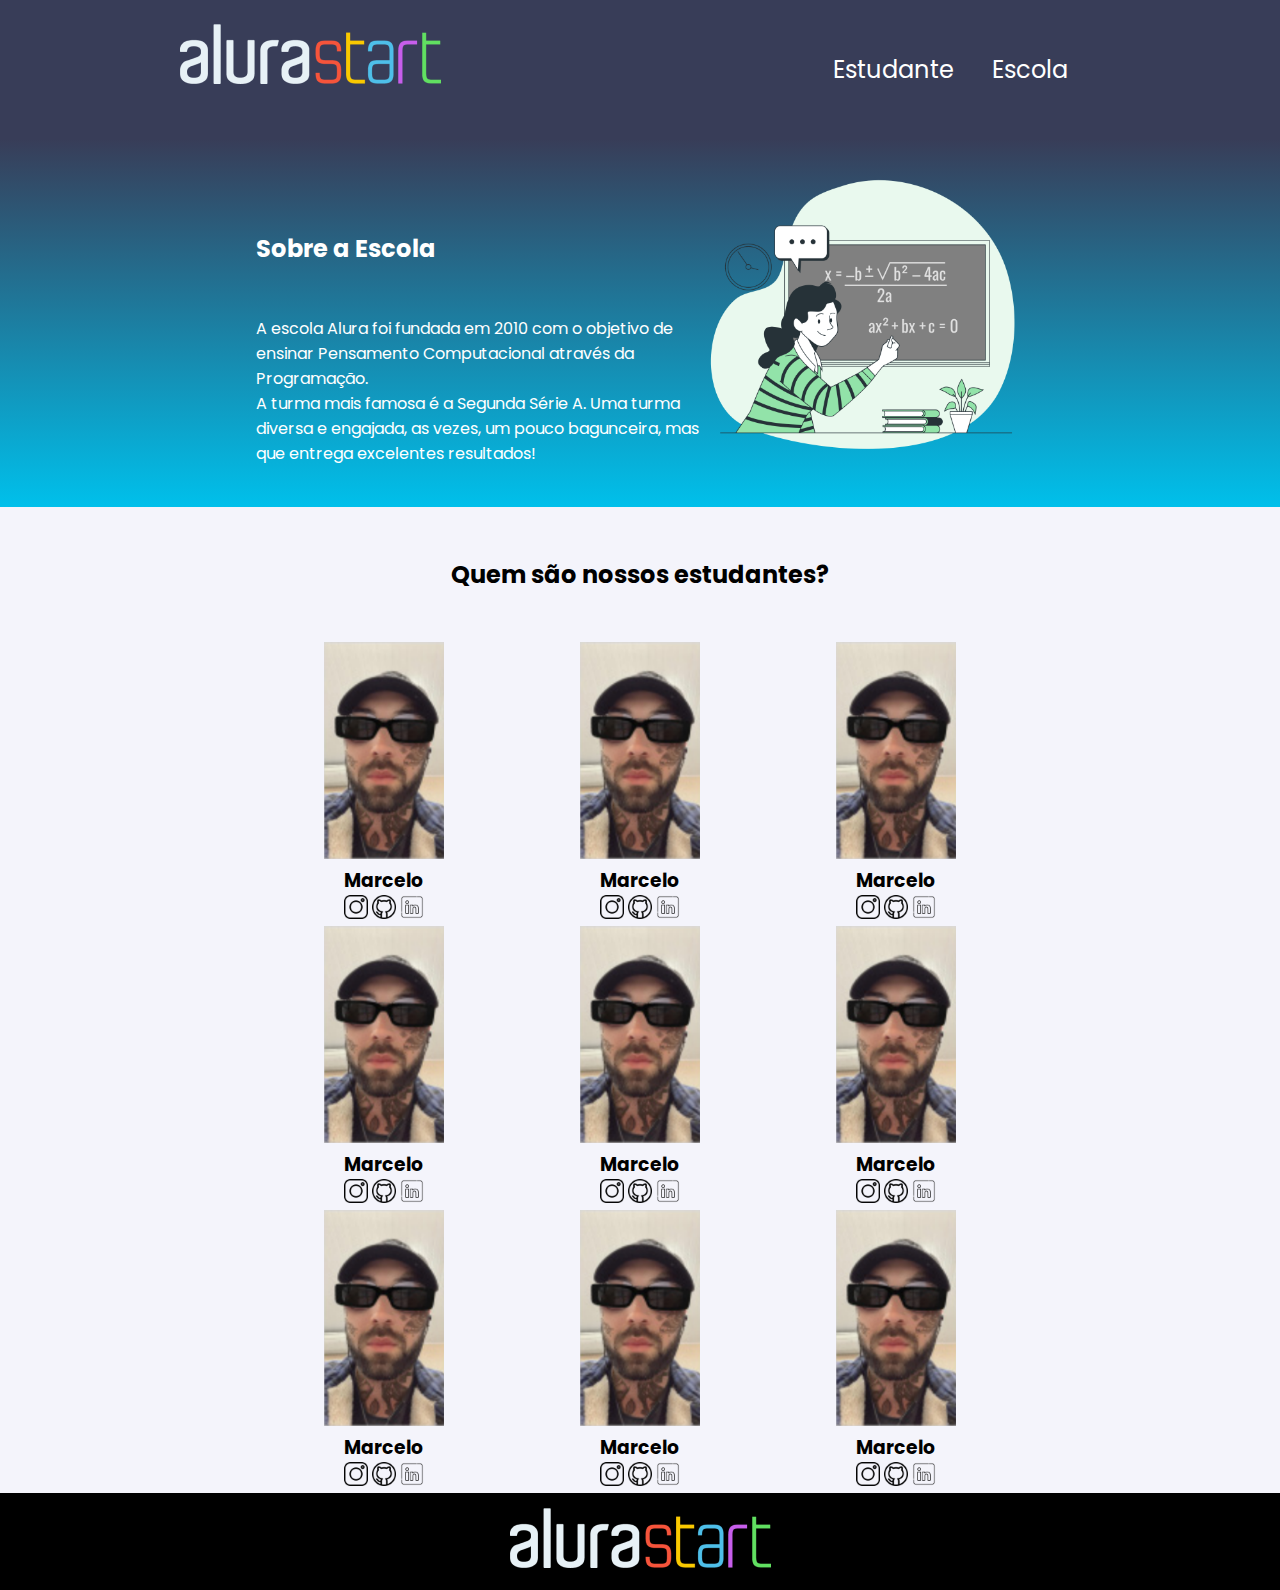
<file: index.html>
<!DOCTYPE html>
<html lang="en">
<head>
        <meta charset="UTF-8">
        <meta http-equiv="X-UA-Compatible" content="IE=edge">
        <meta name="viewport" content="width=device-width, initial-scale=1.0">
        <title>SiteEscola</title>
        <link rel="stylesheet" href="style.css">
        
        
        <link rel="preconnect" href="https://fonts.googleapis.com">
        <link rel="preconnect" href="https://fonts.gstatic.com" crossorigin>
        <link href="https://fonts.googleapis.com/css2?family=Poppins&display=swap" rel="stylesheet">
</head>



<body>

        
        <header class="cabecalho">

                <img class="cabecalho-imagem" src="./img/alurastart logo 1.png" alt="logo da alura start">
               

                
                <ul class="cabecalho-lista-item">                        
                <li class="cabecalho-lista-item">Estudante</li>
                <li class="cabecalho-lista-item">Escola</li>
                </ul>
                
        </header>
     

        <section class="escola">
                <div class="escola-conteudo">
                <h2 class="escola-titulo">Sobre a Escola</h2>
                <p class="escola-texto-um"> A escola Alura foi fundada em 2010 com o objetivo de
                        ensinar Pensamento Computacional através da Programação.</p>

                <p class="escola-texto-dois"> A turma mais famosa é a Segunda Série A. Uma turma
                        diversa e engajada, as vezes, um pouco bagunceira, mas que entrega excelentes resultados!</p>
                </div>

 
        <img class="escola-imagem" src="./img/Formula-bro.png" alt ="professora no quadro">  
            
                </section>

        <section class="estudante">
                <h2 class="estudante-titulo">Quem são nossos estudantes?</h2>

        <div class="estudante-todos"> 
                <span></span>
        <div class="estudante-div">       
                <img class="estudante-imagem" src="./img/Marcelo 1.png" alt="foto do estudante Marcelo">
                <h3 class="estudante-nome">Marcelo</h3>
                <a href="https://www.instagram.com/" target="_blank"><img class="estudante-icone"src="./img/instagram.png" alt="Instagram"></a>
                <a href="https://github.com/" target="_blank"><img class="estudante-icone"src="./img/github.png" alt="Github"></a>
                <a href="https://www.linkedin.com/" target="_blank"><img class="estudante-icone"src="./img/linkedin.png" alt="LinkedIn"></a>
        </div>
        <div class="estudante-div">       
                <img class="estudante-imagem" src="./img/Marcelo 1.png" alt="foto do estudante Marcelo">
                <h3 class="estudante-nome">Marcelo</h3>
                <a href="https://www.instagram.com/" target="_blank"><img class="estudante-icone"src="./img/instagram.png" alt="Instagram"></a>
                <a href="https://github.com/" target="_blank"><img class="estudante-icone"src="./img/github.png" alt="Github"></a>
                <a href="https://www.linkedin.com/" target="_blank"><img class="estudante-icone"src="./img/linkedin.png" alt="LinkedIn"></a>
        </div>
        <div class="estudante-div">       
                <img class="estudante-imagem" src="./img/Marcelo 1.png" alt="foto do estudante Marcelo">
                <h3 class="estudante-nome">Marcelo</h3>
                <a href="https://www.instagram.com/" target="_blank"><img class="estudante-icone"src="./img/instagram.png" alt="Instagram"></a>
                <a href="https://github.com/" target="_blank"><img class="estudante-icone"src="./img/github.png" alt="Github"></a>
                <a href="https://www.linkedin.com/" target="_blank"><img class="estudante-icone"src="./img/linkedin.png" alt="LinkedIn"></a>
        </div>
        <span></span>
        <div class="estudante-div">       
                <img class="estudante-imagem" src="./img/Marcelo 1.png" alt="foto do estudante Marcelo">
                <h3 class="estudante-nome">Marcelo</h3>
                <a href="https://www.instagram.com/" target="_blank"><img class="estudante-icone"src="./img/instagram.png" alt="Instagram"></a>
                <a href="https://github.com/" target="_blank"><img class="estudante-icone"src="./img/github.png" alt="Github"></a>
                <a href="https://www.linkedin.com/" target="_blank"><img class="estudante-icone"src="./img/linkedin.png" alt="LinkedIn"></a>
        </div>
        <div class="estudante-div">       
                <img class="estudante-imagem" src="./img/Marcelo 1.png" alt="foto do estudante Marcelo">
                <h3 class="estudante-nome">Marcelo</h3>
                <a href="https://www.instagram.com/" target="_blank"><img class="estudante-icone"src="./img/instagram.png" alt="Instagram"></a>
                <a href="https://github.com/" target="_blank"><img class="estudante-icone"src="./img/github.png" alt="Github"></a>
                <a href="https://www.linkedin.com/" target="_blank"><img class="estudante-icone"src="./img/linkedin.png" alt="LinkedIn"></a>
        </div>
        <div class="estudante-div">       
                <img class="estudante-imagem" src="./img/Marcelo 1.png" alt="foto do estudante Marcelo">
                <h3 class="estudante-nome">Marcelo</h3>
                <a href="https://www.instagram.com/" target="_blank"><img class="estudante-icone"src="./img/instagram.png" alt="Instagram"></a>
                <a href="https://github.com/" target="_blank"><img class="estudante-icone"src="./img/github.png" alt="Github"></a>
                <a href="https://www.linkedin.com/" target="_blank"><img class="estudante-icone"src="./img/linkedin.png" alt="LinkedIn"></a>
        </div>
        <span></span>
        <div class="estudante-div">       
                <img class="estudante-imagem" src="./img/Marcelo 1.png" alt="foto do estudante Marcelo">
                <h3 class="estudante-nome">Marcelo</h3>
                <a href="https://www.instagram.com/" target="_blank"><img class="estudante-icone"src="./img/instagram.png" alt="Instagram"></a>
                <a href="https://github.com/" target="_blank"><img class="estudante-icone"src="./img/github.png" alt="Github"></a>
                <a href="https://www.linkedin.com/" target="_blank"><img class="estudante-icone"src="./img/linkedin.png" alt="LinkedIn"></a>
        </div>
        <div class="estudante-div">       
                <img class="estudante-imagem" src="./img/Marcelo 1.png" alt="foto do estudante Marcelo">
                <h3 class="estudante-nome">Marcelo</h3>
                <a href="https://www.instagram.com/" target="_blank"><img class="estudante-icone"src="./img/instagram.png" alt="Instagram"></a>
                <a href="https://github.com/" target="_blank"><img class="estudante-icone"src="./img/github.png" alt="Github"></a>
                <a href="https://www.linkedin.com/" target="_blank"><img class="estudante-icone"src="./img/linkedin.png" alt="LinkedIn"></a>
        </div>
        <div class="estudante-div">       
                <img class="estudante-imagem" src="./img/Marcelo 1.png" alt="foto do estudante Marcelo">
                <h3 class="estudante-nome">Marcelo</h3>
                <a href="https://www.instagram.com/" target="_blank"><img class="estudante-icone"src="./img/instagram.png" alt="Instagram"></a>
                <a href="https://github.com/" target="_blank"><img class="estudante-icone"src="./img/github.png" alt="Github"></a>
                <a href="https://www.linkedin.com/" target="_blank"><img class="estudante-icone"src="./img/linkedin.png" alt="LinkedIn"></a>
        </div>
        </div>

        </section>        

        <footer>
                <div class="footer">
                <img src="./img/alurastart logo 1.png" alt="logo da alura start">
                </div>
        </footer>

       
</body>
</html>
</file>
<file: style.css>
* {
    margin: 0;
    padding: 0;
    }

    
    

    body {
        background-color: #f4f4fb;
        /*background-color: #383D58;*/
        color: rgb(0, 0, 0);
        /*color: white;*/
        font-family:'Poppins',san-serif;
        }

                
    header {
        background-color: #383D58;
        color: white ;
    }


    .cabecalho-imagem {
        width: 260.98px;
        height: 60px;
        left: 173px;
        top: 30px;

    }



    .cabecalho {
    background-color: #383D58;
    color : white;
    display : flex;
    justify-content: space-around;
    padding: 24px 0;

    }

    .cabecalho-lista-item{
        display: inline-block;
        margin: 0 16px;
        padding: 14px 0;
        /*padding: 24px 0;*/
        font-size: 24px;
    }


    .escola-imagem {
        width: 25%;
    }

    .escola {
        background-image: linear-gradient(#383D58, #00c0eb);
        color : white;
        display : flex;
        justify-content: center;
        align-items: center;
        padding: 24px 0;
    }

     

    .escola-conteudo{
        width: 35%;
            }
    
    .escola-titulo {
       text-align: left;
       padding: 50px 0;
    }
    
    .estudante-imagem {
        width: 120px;        
        }
       

    .estudante-titulo {
    text-align: center;
    padding: 50px 0;
    /* width: 120px; */
        
        
    }

    .estudante-icone{
        width: 24px;
    }

    .estudante-div {
        text-align: center;
    }

    .estudante-todos {
        display:grid;
        grid-template-columns: 20% 20% 20% 20%;
    }

    .footer{
        background-color: black;
        padding: 15px 0;
        text-align: center;

    }
</file>
